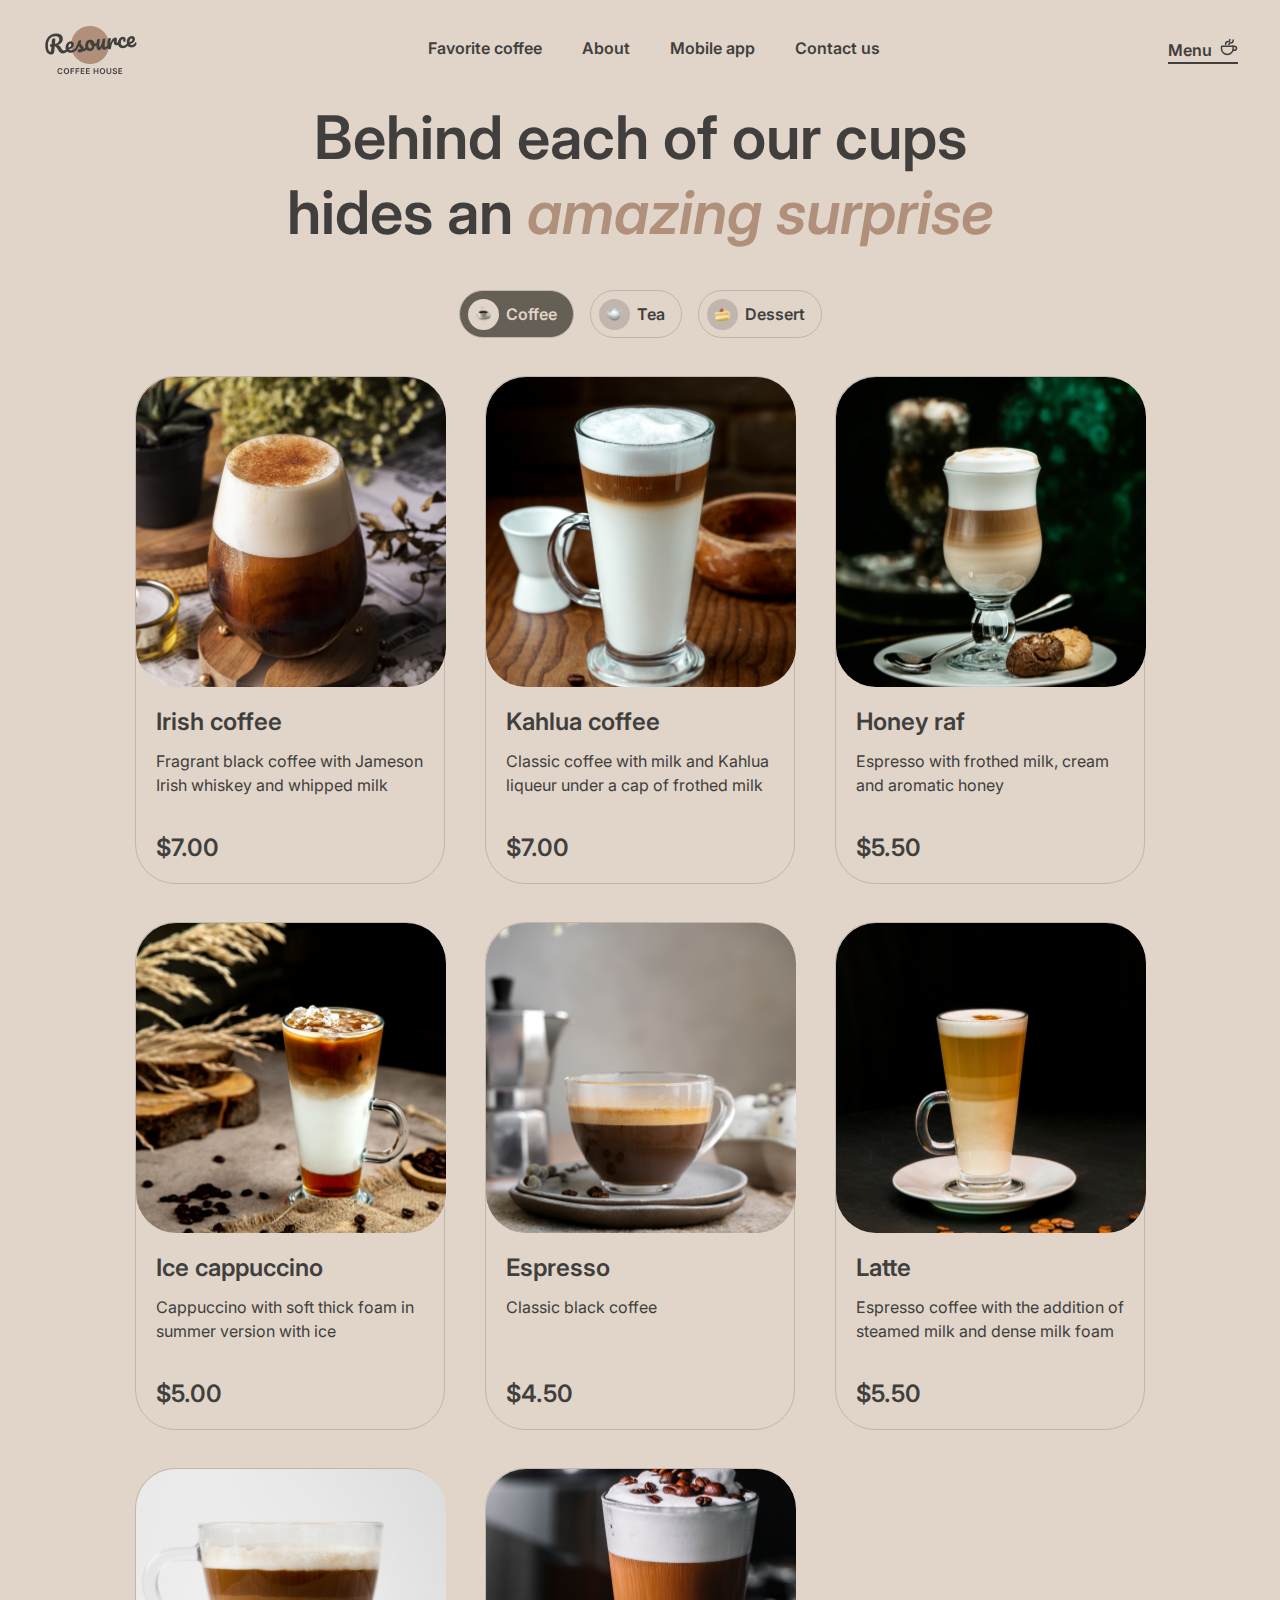
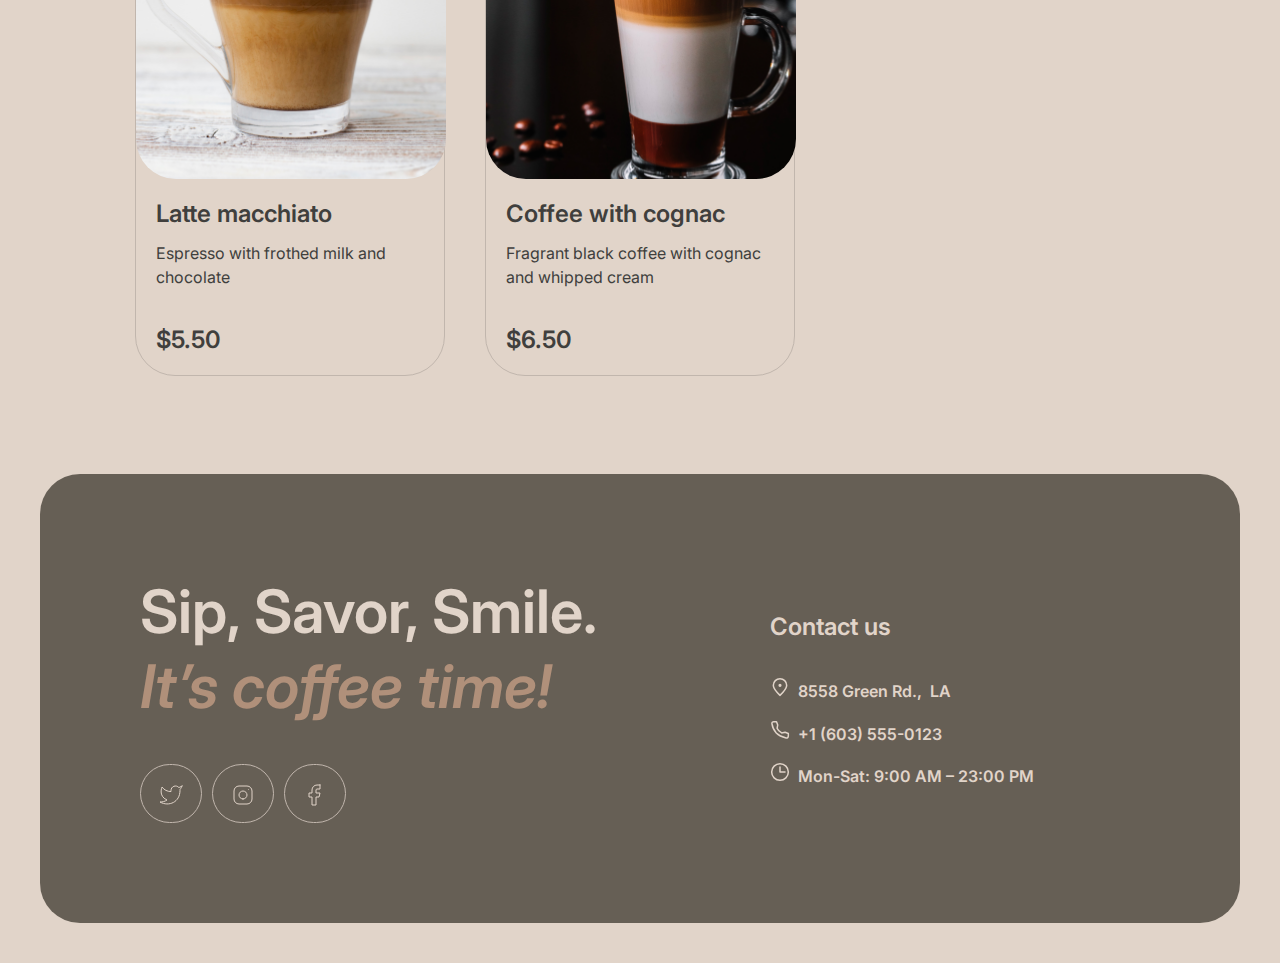
<file: menu.html>
<!DOCTYPE html>
<html lang="en">
<head>
    <meta charset="UTF-8">
    <meta name="viewport" content="width=device-width, initial-scale=1.0">
    <link rel="preconnect" href="https://fonts.googleapis.com">
    <link rel="preconnect" href="https://fonts.gstatic.com" crossorigin>
    <link href="https://fonts.googleapis.com/css2?family=Inter:wght@100;200;300;400;500;600;700;800;900&display=swap" rel="stylesheet">
    <link href="https://fonts.cdnfonts.com/css/inter" rel="stylesheet">
    <link rel="icon" type="image/png" href="./img/favicon.png" >
    <link rel="stylesheet" href="./css/style.css">
    <title>Coffee-House</title>
</head>
<body>
    <header class="header">
        <div class="container">
            <div class="header-items">
                <div class="header-logo">
                    <a class="header-logo__link" href="./index.html">
                        <img class="logo" src="./img/logo.png" alt="logo">
                    </a>
                </div>
                <div class="header-nav">
                    <ul class="nav-list">
                        <li class="nav-list__item"><a class="header-nav__link" href="./index.html#favorite">Favorite coffee</a></li>
                        <li class="nav-list__item"><a class="header-nav__link" href="./index.html#about">About</a></li>
                        <li class="nav-list__item"><a class="header-nav__link" href="./index.html#mobile">Mobile app</a></li>
                        <li class="nav-list__item"><a class="header-nav__link" href="#footer">Contact us</a></li>
                    </ul>
                </div>
                <div class="header-menu">
                    <div class="header-menu-wrapper">
                        <a class="header-menu__link menu-page__link" href="./menu.html">Menu</a>
                    </div>
                </div>
                <div class="menu-button">
                    <span class="menu-button__item"></span>
                    <span class="menu-button__item"></span>
                </div>
            </div>
        </div>
    </header>
    <main class="main">
        <div class="container">
            <section class="section-menu-title">
                <h1 class="menu-title">Behind each of our cups hides an <span class="menu-span">amazing surprise</span>
                </h1>
                <div class="menu-tabs">
                    <button class="tabs-btn btn-coffee tabs-btn--active">
                        <img class="coffee-icon" src="./img/coffee-icon.svg" alt="coffee-icon">
                        Coffee</button>
                    <button class="tabs-btn btn-tea">
                        <img  class="tea-icon" src="./img/tea-icon.svg" alt="tea-icon">
                        Tea</button>
                    <button class="tabs-btn btn-dessert">
                        <img class="dessert-icon" src="./img/dessert-icon.svg" alt="dessert-icon">
                        Dessert</button>
                </div>
            </section>
            <section class="section-menu-gallery">
                <div class="menu-gallery">
                   
                </div>
                <button class="menu-show-button" type="button">
                    <div class="wrapper-svg"></div>
                    <object data="./img/refresh.svg" type="image/svg+xml"></object>
                </button>
                <div class="modal-window">
                    <div class="modal__item">
                        <div class="modal-photo-wrapper">
                            <img class="modal-img" src="./img/coffee-1.png" alt="cofeName">
                        </div>
                        <div class="modal-info">
                            <h3 class="modal-title">Irish coffee</h3>
                            <div class="modal-description">Fragrant black coffee with Jameson Irish whiskey and whipped milk</div>
                            <span class=span-size>Size</span>
                            <div class="choose-size">
                                <button class="button-size button-size-s button-size--active" type="button">200 ml</button>
                                <button class="button-size button-size-m" type="button">300 ml</button>
                                <button class="button-size button-size-l" type="button">400 ml</button>
                            </div>
                            <span class="span-addivites">Addivites</span>
                            <div class="choose-addivites">
                                <button class="button-addivites button-addivites-1" type="button">Sugar</button>
                                <button class="button-addivites button-addivites-2" type="button">Cinnamon</button>
                                <button class="button-addivites button-addivites-3" type="button">Syrup</button>
                            </div>
                            <div class="total-price">
                                <span class="span-total">Total</span>
                                <span class="span-price-modal">$7.00</span>
                            </div>
                            <div class="alert-section">
                                <object data="./img/info-empty.svg" type="image/svg+xml"></object>
                                <p class="alert-description">The cost is not final. Download our mobile app to see the final price and place your order. Earn loyalty points and enjoy your favorite coffee with up to 20% discount.</p>
                            </div>
                            <button class="button-close-modal" type="button">Close</button>
                        </div>
                    </div>
                </div>
                <div class="modal-background"></div>
            </section>
        </div>
    </main>
    <footer class="footer" id="footer">
        <div class="container">
            <div class="footer-wrapper">
                <div class="footer-socials">
                    <h2 class="footer-title">Sip, Savor, Smile. <span class="footer-span">It’s coffee time!</span></h2>
                    <div class="socials-icons">
                        <a class="socials-icons__item twitter-icon" href="https://twitter.com/" target="_blank">
                            <svg xmlns="http://www.w3.org/2000/svg" width="24" height="24" viewBox="0 0 24 24" fill="none">
                                <path d="M23 3.01006C23 3.01006 20.9821 4.20217 19.86 4.54006C19.2577 3.84757 18.4573 3.35675 17.567 3.13398C16.6767 2.91122 15.7395 2.96725 14.8821 3.29451C14.0247 3.62177 13.2884 4.20446 12.773 4.96377C12.2575 5.72309 11.9877 6.62239 12 7.54006V8.54006C10.2426 8.58562 8.50127 8.19587 6.93101 7.4055C5.36074 6.61513 4.01032 5.44869 3 4.01006C3 4.01006 -1 13.0101 8 17.0101C5.94053 18.408 3.48716 19.109 1 19.0101C10 24.0101 21 19.0101 21 7.51006C20.9991 7.23151 20.9723 6.95365 20.92 6.68006C21.9406 5.67355 23 3.01006 23 3.01006Z" stroke="#E1D4C9" stroke-linecap="round" stroke-linejoin="round"/>
                            </svg>
                        </a>
                        <a class="socials-icons__item instagram-icon" href="https://instagram.com/" target="_blank">
                            <svg xmlns="http://www.w3.org/2000/svg" width="24" height="24" viewBox="0 0 24 24" fill="none">
                                <path d="M12 16C14.2091 16 16 14.2091 16 12C16 9.79086 14.2091 8 12 8C9.79086 8 8 9.79086 8 12C8 14.2091 9.79086 16 12 16Z" stroke="#E1D4C9" stroke-linecap="round" stroke-linejoin="round"/>
                                <path d="M3 16V8C3 5.23858 5.23858 3 8 3H16C18.7614 3 21 5.23858 21 8V16C21 18.7614 18.7614 21 16 21H8C5.23858 21 3 18.7614 3 16Z" stroke="#E1D4C9"/>
                                <path d="M17.5 6.51L17.51 6.49889" stroke="#E1D4C9" stroke-linecap="round" stroke-linejoin="round"/>
                            </svg>
                        </a>
                        <a class="socials-icons__item facebook-icon" href="https://facebook.com" target="_blank">
                            <svg xmlns="http://www.w3.org/2000/svg" width="24" height="24" viewBox="0 0 24 24" fill="none">
                                <path d="M17 2H14C12.6739 2 11.4021 2.52678 10.4645 3.46447C9.52678 4.40215 9 5.67392 9 7V10H6V14H9V22H13V14H16L17 10H13V7C13 6.73478 13.1054 6.48043 13.2929 6.29289C13.4804 6.10536 13.7348 6 14 6H17V2Z" stroke="#E1D4C9" stroke-linecap="round" stroke-linejoin="round"/>
                            </svg>
                        </a>
                    </div>
                </div>
                <div class="footer-contacts">
                    <h3 class="contacts-title">Contact us</h3>
                    <div class="contacts-info">
                        <a class="contacts-info__link address-link" target="_blank" href="https://www.google.com/maps/place/%D0%A6%D0%B5%D0%BD%D1%82%D1%80%D0%B0%D0%BB%D1%8C%D0%BD%D1%8B%D0%B9+%D0%BF%D0%B0%D1%80%D0%BA/@40.7825587,-73.9704489,17z/data=!3m1!4b1!4m6!3m5!1s0x89c2589a018531e3:0xb9df1f7387a94119!8m2!3d40.7825547!4d-73.9655834!16zL20vMDljN3Y?entry=ttu">
                            <svg xmlns="http://www.w3.org/2000/svg" width="20" height="20" viewBox="0 0 20 20" fill="none">
                                <path d="M16.6663 8.33329C16.6663 12.0152 9.99967 18.3333 9.99967 18.3333C9.99967 18.3333 3.33301 12.0152 3.33301 8.33329C3.33301 4.65139 6.31778 1.66663 9.99967 1.66663C13.6816 1.66663 16.6663 4.65139 16.6663 8.33329Z" stroke="#E1D4C9" stroke-width="1.5"/>
                                <path d="M10.0003 9.16667C10.4606 9.16667 10.8337 8.79357 10.8337 8.33333C10.8337 7.8731 10.4606 7.5 10.0003 7.5C9.54009 7.5 9.16699 7.8731 9.16699 8.33333C9.16699 8.79357 9.54009 9.16667 10.0003 9.16667Z" fill="#E1D4C9" stroke="#E1D4C9" stroke-width="1.5" stroke-linecap="round" stroke-linejoin="round"/>
                            </svg>
                            8558 Green Rd.,<span class="address-span">&nbsp; LA</span>
                        </a>
                        <a class="contacts-info__link phone-link" href="tel:+16035550123">
                            <svg xmlns="http://www.w3.org/2000/svg" width="20" height="20" viewBox="0 0 20 20" fill="none">
                                <path d="M15.0984 12.2516L11.6665 12.9166C9.34845 11.7531 7.91654 10.4166 7.08321 8.33329L7.72483 4.89154L6.51197 1.66663L3.72946 1.66663C2.60191 1.66663 1.71466 2.59958 1.90108 3.71161C2.29888 6.08454 3.37231 10.0391 6.24987 12.9166C9.27338 15.9401 13.5661 17.3318 16.1378 17.9288C17.299 18.1983 18.3332 17.2908 18.3332 16.0988L18.3332 13.4843L15.0984 12.2516Z" stroke="#E1D4C9" stroke-width="1.5" stroke-linecap="round" stroke-linejoin="round"/>
                            </svg>
                            +1 (603) 555-0123
                        </a>
                        <a class="contacts-info__link schedule-link" href="#!">
                            <svg xmlns="http://www.w3.org/2000/svg" width="20" height="20" viewBox="0 0 20 20" fill="none">
                                <g clip-path="url(#clip0_217_1736)">
                                <path d="M10 5L10 10L15 10" stroke="#E1D4C9" stroke-width="1.5" stroke-linecap="round" stroke-linejoin="round"/>
                                <path d="M10.0003 18.3333C14.6027 18.3333 18.3337 14.6023 18.3337 9.99996C18.3337 5.39759 14.6027 1.66663 10.0003 1.66663C5.39795 1.66663 1.66699 5.39759 1.66699 9.99996C1.66699 14.6023 5.39795 18.3333 10.0003 18.3333Z" stroke="#E1D4C9" stroke-width="1.5" stroke-linecap="round" stroke-linejoin="round"/>
                                </g>
                                <defs>
                                <clipPath id="clip0_217_1736">
                                <rect width="20" height="20" fill="white"/>
                                </clipPath>
                                </defs>
                            </svg>
                            Mon-Sat: 9:00 AM – 23:00 PM
                        </a>
                    </div>
                </div>
            </div>
        </div>
    </footer>
    <script src="./js/menu.js"></script>
</body>
</html>
</file>
<file: css/style.css>
/*! normalize.css v8.0.1 | MIT License | github.com/necolas/normalize.css */
/* Document
   ========================================================================== */
/**
 * 1. Correct the line height in all browsers.
 * 2. Prevent adjustments of font size after orientation changes in iOS.
 */
html {
  line-height: 1.15;
  /* 1 */
  -webkit-text-size-adjust: 100%;
  /* 2 */
}

/* Sections
   ========================================================================== */
/**
 * Remove the margin in all browsers.
 */
body {
  margin: 0;
}

/**
 * Render the `main` element consistently in IE.
 */
main {
  display: block;
}

/**
 * Correct the font size and margin on `h1` elements within `section` and
 * `article` contexts in Chrome, Firefox, and Safari.
 */
h1 {
  font-size: 2em;
  margin: 0.67em 0;
}

/* Grouping content
   ========================================================================== */
/**
 * 1. Add the correct box sizing in Firefox.
 * 2. Show the overflow in Edge and IE.
 */
hr {
  -webkit-box-sizing: content-box;
          box-sizing: content-box;
  /* 1 */
  height: 0;
  /* 1 */
  overflow: visible;
  /* 2 */
}

/**
 * 1. Correct the inheritance and scaling of font size in all browsers.
 * 2. Correct the odd `em` font sizing in all browsers.
 */
pre {
  font-family: monospace, monospace;
  /* 1 */
  font-size: 1em;
  /* 2 */
}

/* Text-level semantics
   ========================================================================== */
/**
 * Remove the gray background on active links in IE 10.
 */
a {
  background-color: transparent;
}

/**
 * 1. Remove the bottom border in Chrome 57-
 * 2. Add the correct text decoration in Chrome, Edge, IE, Opera, and Safari.
 */
abbr[title] {
  border-bottom: none;
  /* 1 */
  text-decoration: underline;
  /* 2 */
  -webkit-text-decoration: underline dotted;
          text-decoration: underline dotted;
  /* 2 */
}

/**
 * Add the correct font weight in Chrome, Edge, and Safari.
 */
b,
strong {
  font-weight: bolder;
}

/**
 * 1. Correct the inheritance and scaling of font size in all browsers.
 * 2. Correct the odd `em` font sizing in all browsers.
 */
code,
kbd,
samp {
  font-family: monospace, monospace;
  /* 1 */
  font-size: 1em;
  /* 2 */
}

/**
 * Add the correct font size in all browsers.
 */
small {
  font-size: 80%;
}

/**
 * Prevent `sub` and `sup` elements from affecting the line height in
 * all browsers.
 */
sub,
sup {
  font-size: 75%;
  line-height: 0;
  position: relative;
  vertical-align: baseline;
}

sub {
  bottom: -0.25em;
}

sup {
  top: -0.5em;
}

/* Embedded content
   ========================================================================== */
/**
 * Remove the border on images inside links in IE 10.
 */
img {
  border-style: none;
}

/* Forms
   ========================================================================== */
/**
 * 1. Change the font styles in all browsers.
 * 2. Remove the margin in Firefox and Safari.
 */
button,
input,
optgroup,
select,
textarea {
  font-family: inherit;
  /* 1 */
  font-size: 100%;
  /* 1 */
  line-height: 1.15;
  /* 1 */
  margin: 0;
  /* 2 */
}

/**
 * Show the overflow in IE.
 * 1. Show the overflow in Edge.
 */
button,
input {
  /* 1 */
  overflow: visible;
}

/**
 * Remove the inheritance of text transform in Edge, Firefox, and IE.
 * 1. Remove the inheritance of text transform in Firefox.
 */
button,
select {
  /* 1 */
  text-transform: none;
}

/**
 * Correct the inability to style clickable types in iOS and Safari.
 */
button,
[type="button"],
[type="reset"],
[type="submit"] {
  -webkit-appearance: button;
}

/**
 * Remove the inner border and padding in Firefox.
 */
button::-moz-focus-inner,
[type="button"]::-moz-focus-inner,
[type="reset"]::-moz-focus-inner,
[type="submit"]::-moz-focus-inner {
  border-style: none;
  padding: 0;
}

/**
 * Restore the focus styles unset by the previous rule.
 */
button:-moz-focusring,
[type="button"]:-moz-focusring,
[type="reset"]:-moz-focusring,
[type="submit"]:-moz-focusring {
  outline: 1px dotted ButtonText;
}

/**
 * Correct the padding in Firefox.
 */
fieldset {
  padding: 0.35em 0.75em 0.625em;
}

/**
 * 1. Correct the text wrapping in Edge and IE.
 * 2. Correct the color inheritance from `fieldset` elements in IE.
 * 3. Remove the padding so developers are not caught out when they zero out
 *    `fieldset` elements in all browsers.
 */
legend {
  -webkit-box-sizing: border-box;
          box-sizing: border-box;
  /* 1 */
  color: inherit;
  /* 2 */
  display: table;
  /* 1 */
  max-width: 100%;
  /* 1 */
  padding: 0;
  /* 3 */
  white-space: normal;
  /* 1 */
}

/**
 * Add the correct vertical alignment in Chrome, Firefox, and Opera.
 */
progress {
  vertical-align: baseline;
}

/**
 * Remove the default vertical scrollbar in IE 10+.
 */
textarea {
  overflow: auto;
}

/**
 * 1. Add the correct box sizing in IE 10.
 * 2. Remove the padding in IE 10.
 */
[type="checkbox"],
[type="radio"] {
  -webkit-box-sizing: border-box;
          box-sizing: border-box;
  /* 1 */
  padding: 0;
  /* 2 */
}

/**
 * Correct the cursor style of increment and decrement buttons in Chrome.
 */
[type="number"]::-webkit-inner-spin-button,
[type="number"]::-webkit-outer-spin-button {
  height: auto;
}

/**
 * 1. Correct the odd appearance in Chrome and Safari.
 * 2. Correct the outline style in Safari.
 */
[type="search"] {
  -webkit-appearance: textfield;
  /* 1 */
  outline-offset: -2px;
  /* 2 */
}

/**
 * Remove the inner padding in Chrome and Safari on macOS.
 */
[type="search"]::-webkit-search-decoration {
  -webkit-appearance: none;
}

/**
 * 1. Correct the inability to style clickable types in iOS and Safari.
 * 2. Change font properties to `inherit` in Safari.
 */
::-webkit-file-upload-button {
  -webkit-appearance: button;
  /* 1 */
  font: inherit;
  /* 2 */
}

/* Interactive
   ========================================================================== */
/*
 * Add the correct display in Edge, IE 10+, and Firefox.
 */
details {
  display: block;
}

/*
 * Add the correct display in all browsers.
 */
summary {
  display: list-item;
}

/* Misc
   ========================================================================== */
/**
 * Add the correct display in IE 10+.
 */
template {
  display: none;
}

/**
 * Add the correct display in IE 10.
 */
[hidden] {
  display: none;
}

* {
  -webkit-box-sizing: border-box;
          box-sizing: border-box;
}

html {
  scroll-behavior: smooth;
}

body {
  background-color: #E1D4C9;
  font-family: 'Inter', sans-serif;
}

.container {
  max-width: 1440px;
  margin: 0 auto;
  padding: 0 40px;
}

.header {
  margin-top: 20px;
  margin-bottom: 20px;
}

.header-items {
  display: -webkit-box;
  display: -ms-flexbox;
  display: flex;
  -webkit-box-pack: justify;
      -ms-flex-pack: justify;
          justify-content: space-between;
}

.nav-list {
  display: -webkit-box;
  display: -ms-flexbox;
  display: flex;
  list-style: none;
  gap: 40px;
  padding: 0;
}

.header-nav__link {
  text-decoration: none;
  color: #403F3D;
  font-size: 16px;
  font-weight: 600;
  width: -webkit-max-content;
  width: -moz-max-content;
  width: max-content;
  line-height: 24px;
}

.header-nav__link::after {
  display: block;
  content: "";
  width: 0;
  height: 2px;
  margin: 0 auto;
  background-color: #403F3D;
  -webkit-transition: width 0.3s linear;
  transition: width 0.3s linear;
}

.header-menu {
  -ms-flex-item-align: center;
      align-self: center;
  position: relative;
}

.header-menu__link {
  display: block;
  width: 72px;
  position: relative;
  text-decoration: none;
  color: #403F3D;
  font-size: 16px;
  font-weight: 600;
}

.header-menu__link::before {
  content: url(../img/coffee-cup.svg);
  position: absolute;
  left: 51px;
  top: -4px;
}

.header-menu__link::after {
  position: absolute;
  content: "";
  display: block;
  top: 21px;
  left: 35px;
  width: 0px;
  height: 2px;
  background-color: #403F3D;
  -webkit-transition: width 0.3s linear, left 0.3s linear, opacity 2s linear;
  transition: width 0.3s linear, left 0.3s linear, opacity 2s linear;
  opacity: 0;
}

.header-logo {
  height: 60px;
  position: relative;
  z-index: 5;
}

.section-title {
  position: relative;
  background-image: url(../img/img-hero.png);
  background-size: cover;
  background-position: center;
  background-repeat: no-repeat;
  max-width: 100%;
  padding: 100px;
  border-radius: 40px;
  overflow: hidden;
}

.title-wrapper {
  position: relative;
  z-index: 3;
  display: -webkit-box;
  display: -ms-flexbox;
  display: flex;
  -webkit-box-orient: vertical;
  -webkit-box-direction: normal;
      -ms-flex-direction: column;
          flex-direction: column;
  max-width: 530px;
  gap: 41px;
}

.section-title__h1 {
  font-size: 72px;
  color: #E1D4C9;
  line-height: 75.6px;
  font-weight: 600;
  font-style: normal;
  margin: 0;
}

.h1-span {
  color: #B0907A;
  font-style: italic;
}

.section-title__info {
  color: #E1D4C9;
  line-height: 24px;
  font-weight: 400;
  margin: 0;
}

.section-title__btn {
  text-decoration: none;
  color: #403F3D;
  background-color: #E1D4C9;
  border: none;
  border-radius: 100px;
  width: -webkit-max-content;
  width: -moz-max-content;
  width: max-content;
  padding: 23px 78px;
  cursor: pointer;
  width: 199px;
  font-size: 16px;
  font-weight: 600;
  position: relative;
  -webkit-transition: padding-left 0.3s linear;
  transition: padding-left 0.3s linear;
}

.section-title__btn::after {
  content: url(../img/coffee-cup.svg);
  position: absolute;
  top: 34%;
  left: 59%;
  opacity: 0;
  -webkit-transition: opacity 0.3s linear;
  transition: opacity 0.3s linear;
}

.video-title {
  position: absolute;
  left: 0;
  top: 0;
  width: 100%;
  height: 100%;
  -o-object-fit: cover;
     object-fit: cover;
}

.section-favorite {
  margin-top: 100px;
  margin-bottom: 100px;
  position: relative;
}

.coffee-title {
  font-size: 60px;
  text-align: center;
  font-weight: 600;
  line-height: 75px;
  color: #403F3D;
}

.coffee-span {
  color: #B0907A;
  font-style: italic;
}

.coffee-img {
  max-width: 100%;
  height: auto;
  display: block;
  margin: 0 auto 10px;
}

.favorite-description {
  display: -webkit-box;
  display: -ms-flexbox;
  display: flex;
  margin: 0 auto;
  -webkit-box-orient: vertical;
  -webkit-box-direction: normal;
      -ms-flex-direction: column;
          flex-direction: column;
  -webkit-box-align: center;
      -ms-flex-align: center;
          align-items: center;
  gap: 16px;
  max-width: 480px;
}

.favorite-description__name {
  font-size: 24px;
  line-height: 30px;
  color: #403F3D;
}

.favorite-description__paragraph {
  margin: 0;
  color: #403F3D;
  font-size: 16px;
  font-weight: 400;
  line-height: 24px;
  color: #403F3D;
  text-align: center;
}

.favorite-description__price {
  color: #403F3D;
  font-size: 24px;
  font-weight: 600;
  line-height: 30px;
  margin-bottom: 40px;
}

.slider-wrapper {
  max-width: 480px;
  margin: 0 auto;
  overflow-x: hidden;
}

.slider-common-wrapper {
  display: -webkit-box;
  display: -ms-flexbox;
  display: flex;
  -webkit-transition: -webkit-transform 0.7s linear;
  transition: -webkit-transform 0.7s linear;
  transition: transform 0.7s linear;
  transition: transform 0.7s linear, -webkit-transform 0.7s linear;
}

.coffee-slider-wrapper {
  width: 100%;
  -ms-flex-negative: 0;
      flex-shrink: 0;
}

.slider-items {
  display: -webkit-box;
  display: -ms-flexbox;
  display: flex;
  -webkit-box-pack: center;
      -ms-flex-pack: center;
          justify-content: center;
  gap: 12px;
}

.slider-span-wrapper {
  position: relative;
  width: 40px;
  height: 4px;
  border: none;
  border-radius: 100px;
  background-color: #C1B6AD;
}

.slider-span {
  position: absolute;
  left: 0;
  top: 0;
  width: 0px;
  height: 4px;
  background-color: #665F55;
  border: none;
  border-radius: 100px;
}

.slider-button {
  position: absolute;
  width: 60px;
  height: 60px;
  border-radius: 50%;
  border: 1px solid #665F55;
  background-color: transparent;
  cursor: pointer;
  top: 50.7%;
  -webkit-transition: background-color 0.3s linear;
  transition: background-color 0.3s linear;
}

.slider-button-left {
  left: 0.4%;
}

.slider-button-right {
  right: 0.4%;
}

.slider-button svg path {
  -webkit-transition: stroke 0.3s linear;
  transition: stroke 0.3s linear;
}

.coffee-slider-wrapper {
  -webkit-transition: -webkit-transform 0.7s linear;
  transition: -webkit-transform 0.7s linear;
  transition: transform 0.7s linear;
  transition: transform 0.7s linear, -webkit-transform 0.7s linear;
}

.section-about {
  overflow: hidden;
}

.about-title {
  margin: 0;
  padding: 0;
  font-size: 59.9px;
  font-weight: 600;
  line-height: 125%;
  color: #403F3D;
  -webkit-box-sizing: content-box;
          box-sizing: content-box;
  width: 100%;
  margin-bottom: 40px;
}

.about-span {
  font-style: italic;
  color: #B0907A;
}

.about-photos {
  display: -webkit-box;
  display: -ms-flexbox;
  display: flex;
  gap: 40px;
}

.about-photos__item {
  border-radius: 20px;
}
.about-photos__item.item1, .about-photos__item.item4 {
  aspect-ratio: 660/590;
  width: 100%;
  height: auto;
  overflow: hidden;
}
.about-photos__item.item2, .about-photos__item.item3 {
  aspect-ratio: 660/430;
  width: 100%;
  height: auto;
  overflow: hidden;
}
.about-photos__item.item1, .about-photos__item.item3 {
  margin-bottom: 40px;
}

.about-img1 {
  -o-object-fit: cover;
     object-fit: cover;
  width: 100%;
  height: 100%;
  -webkit-transform: scale(1.1);
          transform: scale(1.1);
  -webkit-transition: -webkit-transform 0.3s linear;
  transition: -webkit-transform 0.3s linear;
  transition: transform 0.3s linear;
  transition: transform 0.3s linear, -webkit-transform 0.3s linear;
}

.about-img2 {
  -o-object-fit: cover;
     object-fit: cover;
  width: 100%;
  height: 100%;
  -webkit-transform: scale(1.1);
          transform: scale(1.1);
  -webkit-transition: -webkit-transform 0.3s linear;
  transition: -webkit-transform 0.3s linear;
  transition: transform 0.3s linear;
  transition: transform 0.3s linear, -webkit-transform 0.3s linear;
}

.about-img3 {
  -o-object-fit: cover;
     object-fit: cover;
  width: 100%;
  height: 100%;
  -webkit-transform: scale(1.1);
          transform: scale(1.1);
  -webkit-transition: -webkit-transform 0.3s linear;
  transition: -webkit-transform 0.3s linear;
  transition: transform 0.3s linear;
  transition: transform 0.3s linear, -webkit-transform 0.3s linear;
}

.about-img4 {
  -o-object-fit: cover;
     object-fit: cover;
  width: 100%;
  height: 100%;
  -webkit-transform: scale(1.1);
          transform: scale(1.1);
  -webkit-transition: -webkit-transform 0.3s linear;
  transition: -webkit-transform 0.3s linear;
  transition: transform 0.3s linear;
  transition: transform 0.3s linear, -webkit-transform 0.3s linear;
}

.section-mobile {
  margin-top: 100px;
  display: -webkit-box;
  display: -ms-flexbox;
  display: flex;
  gap: 100px;
  margin-bottom: 95px;
}

.mobile-app-title {
  display: -webkit-box;
  display: -ms-flexbox;
  display: flex;
  -webkit-box-orient: vertical;
  -webkit-box-direction: normal;
      -ms-flex-direction: column;
          flex-direction: column;
  -webkit-box-pack: center;
      -ms-flex-pack: center;
          justify-content: center;
  gap: 38px;
}

.mobile-title {
  padding: 0;
  margin: 0;
  color: #403F3D;
  font-size: 60px;
  font-weight: 600;
  line-height: 125%;
}

.mobile-span {
  font-style: italic;
  color: #B0907A;
}

.mobile-description {
  padding: 0;
  margin: 0;
  color: #403F3D;
  font-size: 16px;
  font-weight: 400;
  line-height: 150%;
}

.mobile-links-wrapper {
  display: -webkit-box;
  display: -ms-flexbox;
  display: flex;
  gap: 18px;
}

.apple-wrapper-link {
  display: -webkit-box;
  display: -ms-flexbox;
  display: flex;
  -webkit-box-align: center;
      -ms-flex-align: center;
          align-items: center;
  text-decoration: none;
  gap: 8px;
  border: 1px solid #665F55;
  border-radius: 100px;
  padding: 12px 59px 12px 20px;
  -webkit-transition: background-color 0.3s linear;
  transition: background-color 0.3s linear;
}

.apple-available {
  padding: 0;
  margin: 0;
  font-size: 10px;
  font-weight: 600;
  line-height: 140%;
  color: #403F3D;
  -webkit-transition: color 0.3s linear;
  transition: color 0.3s linear;
}

.apple-store {
  padding: 0;
  margin: 0;
  font-size: 16px;
  line-height: 150%;
  font-weight: 600;
  color: #403F3D;
  -webkit-transition: color 0.3s linear;
  transition: color 0.3s linear;
}

.google-link {
  display: -webkit-box;
  display: -ms-flexbox;
  display: flex;
  -webkit-box-align: center;
      -ms-flex-align: center;
          align-items: center;
  text-decoration: none;
  gap: 8px;
  border: 1px solid #665F55;
  border-radius: 100px;
  padding: 12px 44px 12px 20px;
  -webkit-transition: background-color 0.3s linear;
  transition: background-color 0.3s linear;
}

.google-available {
  padding: 0;
  margin: 0;
  font-size: 10px;
  font-weight: 600;
  line-height: 140%;
  color: #403F3D;
  -webkit-transition: color 0.3s linear;
  transition: color 0.3s linear;
}

.google-play {
  padding: 0;
  margin: 0;
  font-size: 16px;
  line-height: 150%;
  font-weight: 600;
  color: #403F3D;
  -webkit-transition: color 0.3s linear;
  transition: color 0.3s linear;
}

svg path {
  -webkit-transition: fill 0.3s linear;
  transition: fill 0.3s linear;
}

.footer-wrapper {
  padding: 100px;
  background-color: #665F55;
  border-radius: 40px;
  display: -webkit-box;
  display: -ms-flexbox;
  display: flex;
  gap: 100px;
  margin-bottom: 40px;
}

.footer-title {
  padding: 0;
  margin: 0;
  color: #E1D4C9;
  font-size: 60px;
  font-weight: 600;
  line-height: 125%;
  max-width: 530px;
}

.footer-span {
  color: #B0907A;
  font-style: italic;
}

.footer-socials {
  display: -webkit-box;
  display: -ms-flexbox;
  display: flex;
  -webkit-box-orient: vertical;
  -webkit-box-direction: normal;
      -ms-flex-direction: column;
          flex-direction: column;
  gap: 40px;
}

.footer-contacts {
  display: -webkit-box;
  display: -ms-flexbox;
  display: flex;
  -webkit-box-orient: vertical;
  -webkit-box-direction: normal;
      -ms-flex-direction: column;
          flex-direction: column;
  -webkit-box-pack: center;
      -ms-flex-pack: center;
          justify-content: center;
  gap: 35px;
}

.contacts-title {
  padding: 0;
  margin: 0;
  color: #E1D4C9;
  font-size: 24px;
  font-weight: 600;
  line-height: 125%;
}

.socials-icons {
  display: -webkit-box;
  display: -ms-flexbox;
  display: flex;
  gap: 10px;
}

.socials-icons__item {
  text-decoration: none;
  border: 1px solid #C1B6AD;
  border-radius: 100px;
  padding: 18px 18px 12px;
  -webkit-transition: background-color 0.3s linear;
  transition: background-color 0.3s linear;
}

.socials-icons__item svg path {
  -webkit-transition: stroke 0.3s linear;
  transition: stroke 0.3s linear;
}

.contacts-info {
  display: -webkit-box;
  display: -ms-flexbox;
  display: flex;
  -webkit-box-orient: vertical;
  -webkit-box-direction: normal;
      -ms-flex-direction: column;
          flex-direction: column;
  gap: 17px;
}

.contacts-info__link {
  text-decoration: none;
  color: #E1D4C9;
  font-size: 16px;
  font-weight: 600;
  width: -webkit-max-content;
  width: -moz-max-content;
  width: max-content;
}

.contacts-info__link svg {
  margin-right: 4px;
}

.contacts-info__link:not(.schedule-link)::after {
  display: block;
  content: "";
  height: 2px;
  margin: 0 auto;
  width: 0px;
  background-color: #E1D4C9;
  -webkit-transition: width 0.3s linear;
  transition: width 0.3s linear;
}

.section-menu-title {
  margin-bottom: 38px;
}

.menu-title {
  margin: 0;
  padding: 0;
  font-size: 60px;
  font-weight: 600;
  line-height: 125%;
  color: #403F3D;
  max-width: 800px;
  margin: 0 auto;
  text-align: center;
  margin-bottom: 40px;
}

.menu-span {
  font-style: italic;
  color: #B0907A;
}

.menu-tabs {
  display: -webkit-box;
  display: -ms-flexbox;
  display: flex;
  -webkit-box-pack: center;
      -ms-flex-pack: center;
          justify-content: center;
  gap: 16px;
}

.tabs-btn {
  cursor: pointer;
  border-radius: 100px;
  padding: 11px 16px 11px 46px;
  background-color: transparent;
  border: 1px solid #C1B6AD;
  position: relative;
  color: #403F3D;
  font-size: 16px;
  line-height: 150%;
  font-weight: 600;
  -webkit-transition: color 0.3s linear, background-color 0.3s linear;
  transition: color 0.3s linear, background-color 0.3s linear;
}

.btn-coffee {
  padding: 11px 16px 11px 46px;
  background-color: transparent;
  border: 1px solid #C1B6AD;
  position: relative;
  color: #403F3D;
  font-size: 16px;
  line-height: 150%;
  font-weight: 600;
}

.coffee-icon {
  position: absolute;
  left: 8px;
  top: 8px;
  background-color: #C1B6AD;
  padding: 7px;
  border-radius: 100px;
  -webkit-transition: background-color 0.3s linear;
  transition: background-color 0.3s linear;
}

.tea-icon {
  position: absolute;
  left: 8px;
  top: 8px;
  background-color: #C1B6AD;
  padding: 7px;
  border-radius: 100px;
  -webkit-transition: background-color 0.3s linear;
  transition: background-color 0.3s linear;
}

.dessert-icon {
  position: absolute;
  left: 8px;
  top: 8px;
  background-color: #C1B6AD;
  padding: 7px;
  border-radius: 100px;
  -webkit-transition: background-color 0.3s linear;
  transition: background-color 0.3s linear;
}

.menu-page__link {
  pointer-events: none;
}

.menu-page__link {
  position: relative;
}

.header-menu__link.menu-page__link::after {
  position: absolute;
  content: "";
  display: block;
  top: 21px;
  left: 0px;
  width: 70px;
  height: 2px;
  background-color: #403F3D;
  opacity: 1;
  -webkit-transition: none;
  transition: none;
}

.tabs-btn--active {
  -webkit-transition: color 0.3s linear, background-color 0.3s linear;
  transition: color 0.3s linear, background-color 0.3s linear;
  background-color: #665F55;
  color: #E1D4C9;
  pointer-events: none;
}

.tabs-btn--active .coffee-icon, .tabs-btn--active .tea-icon, .tabs-btn--active .dessert-icon {
  -webkit-transition: background-color 0.3s linear;
  transition: background-color 0.3s linear;
  background-color: #E1D4C9;
}

.section-menu-gallery {
  margin-bottom: 98px;
}

.menu-gallery-wrapper {
  width: 310px;
  height: 310px;
  overflow: hidden;
  border-radius: 40px;
}

.menu-item_img {
  width: 100%;
  height: 100%;
  -webkit-transform: scale(1.1);
          transform: scale(1.1);
  -webkit-transition: -webkit-transform 0.3s linear;
  transition: -webkit-transform 0.3s linear;
  transition: transform 0.3s linear;
  transition: transform 0.3s linear, -webkit-transform 0.3s linear;
}

.menu-item-description {
  max-width: 310px;
  height: 196px;
  padding: 20px;
  display: -webkit-box;
  display: -ms-flexbox;
  display: flex;
  -webkit-box-orient: vertical;
  -webkit-box-direction: normal;
      -ms-flex-direction: column;
          flex-direction: column;
}

.product-title-h3 {
  padding: 0;
  margin: 0;
  color: #403F3D;
  font-size: 24px;
  font-weight: 600;
  line-height: 125%;
  margin-bottom: 12px;
}

.product-description {
  margin: 0;
  padding: 0;
  color: #403F3D;
  font-weight: 400;
  font-size: 16px;
  line-height: 150%;
  margin-bottom: auto;
}

.product-price {
  font-size: 24px;
  color: #403F3D;
  font-weight: 600;
  line-height: 125%;
}

.menu-gallery__item {
  border: 1px solid #C1B6AD;
  border-radius: 40px;
}

.menu-gallery {
  display: grid;
  grid-template-columns: repeat(4, 310px);
  gap: 38px 40px;
}

.tabs-btn.btn-coffee-active {
  pointer-events: none;
}

.menu-button {
  height: 44px;
  width: 44px;
  border-radius: 100px;
  border: 1px solid #665F55;
  -webkit-box-orient: vertical;
  -webkit-box-direction: normal;
      -ms-flex-direction: column;
          flex-direction: column;
  -webkit-box-pack: center;
      -ms-flex-pack: center;
          justify-content: center;
  -webkit-box-align: center;
      -ms-flex-align: center;
          align-items: center;
  gap: 6px;
  display: none;
  position: relative;
  z-index: 5;
  -ms-flex-negative: 0;
      flex-shrink: 0;
}

.menu-button__item {
  position: absolute;
  display: block;
  width: 18px;
  height: 2px;
  background-color: #403F3D;
  border-radius: 1.5px;
  -webkit-transition: -webkit-transform 0.3s linear;
  transition: -webkit-transform 0.3s linear;
  transition: transform 0.3s linear;
  transition: transform 0.3s linear, -webkit-transform 0.3s linear;
}

.menu-button__item:first-child {
  top: calc(50% - 5px);
  left: 12px;
}

.menu-button__item:nth-child(2) {
  top: calc(50% + 3px);
  left: 12px;
}

.menu-show-button {
  display: none;
  width: 60px;
  height: 60px;
  background-color: transparent;
  border-radius: 100px;
  border: 1px solid #665F55;
  margin: 0 auto;
  position: relative;
}
.menu-show-button object {
  position: absolute;
  -webkit-transform: translate(-50%, -50%);
          transform: translate(-50%, -50%);
}
@media (hover: hover) {
  .menu-show-button {
    cursor: pointer;
  }
}

.wrapper-svg {
  position: absolute;
  width: 60px;
  height: 60px;
  top: 0;
  left: 0;
  background-color: transparent;
  z-index: 5;
}

.modal-window {
  display: none;
  z-index: 100;
  position: fixed;
  top: 0;
  left: 0;
  bottom: 0;
  right: 0;
  margin: auto;
  width: 800px;
  height: -webkit-max-content;
  height: -moz-max-content;
  height: max-content;
}

.modal__item {
  display: -webkit-box;
  display: -ms-flexbox;
  display: flex;
  background-color: #E1D4C9;
  border-radius: 40px;
  padding: 16px;
  gap: 21px;
  height: 100%;
}

.modal-photo-wrapper {
  -ms-flex-negative: 0;
      flex-shrink: 0;
  width: 310px;
  height: 310px;
  overflow: hidden;
  border-radius: 40px;
}

.modal-img {
  width: 100%;
  height: 100%;
  -webkit-transform: scale(1.1);
          transform: scale(1.1);
}

.modal-info {
  max-width: 438px;
  display: -webkit-box;
  display: -ms-flexbox;
  display: flex;
  -webkit-box-orient: vertical;
  -webkit-box-direction: normal;
      -ms-flex-direction: column;
          flex-direction: column;
}

.modal-title {
  font-family: Inter;
  margin: 0;
  padding: 0;
  font-size: 24px;
  color: #403F3D;
  font-weight: 600;
  line-height: 125%;
  margin-bottom: 12px;
}

.modal-description {
  font-family: Inter;
  padding: 0;
  margin: 0;
  color: #403F3D;
  font-size: 16px;
  font-weight: 400;
  line-height: 150%;
  margin-bottom: 20px;
}

.span-size {
  font-family: Inter;
  font-size: 16px;
  font-weight: 400;
  line-height: 150%;
  color: #403F3D;
  margin-bottom: 10px;
}

.choose-size, .choose-addivites {
  display: -webkit-box;
  display: -ms-flexbox;
  display: flex;
  gap: 5px;
  margin-bottom: 23px;
}

.span-addivites {
  font-size: 16px;
  font-family: Inter;
  font-weight: 400;
  line-height: 150%;
  color: #403F3D;
  margin-bottom: 8px;
}

.button-size, .button-addivites {
  position: relative;
  border-radius: 100px;
  border: 1px solid #C1B6AD;
  background-color: transparent;
  font-family: Inter;
  font-size: 16px;
  font-weight: 600;
  line-height: 150%;
  color: #403F3D;
  padding: 8px 16px 8px 46px;
}
@media (hover: hover) {
  .button-size, .button-addivites {
    cursor: pointer;
  }
}
.button-size::before, .button-addivites::before {
  content: "S";
  width: 30px;
  height: 30px;
  line-height: 200%;
  position: absolute;
  top: 6px;
  left: 8px;
  bottom: 8px;
  border-radius: 50%;
  background-color: #C1B6AD;
}

.button-size-m::before {
  content: "M";
}

.button-size-l::before {
  content: "L";
}

.button-size--active, .button-addivites--active {
  background-color: #665F55;
  color: #E1D4C9;
  cursor: default;
}
.button-size--active::before, .button-addivites--active::before {
  color: #403F3D;
  background-color: #E1D4C9;
}

.button-addivites--active {
  cursor: pointer;
}

.button-addivites-1::before {
  content: "1";
}

.button-addivites-2::before {
  content: "2";
}

.button-addivites-3::before {
  content: "3";
}

.total-price {
  display: -webkit-box;
  display: -ms-flexbox;
  display: flex;
  -webkit-box-pack: justify;
      -ms-flex-pack: justify;
          justify-content: space-between;
  margin-bottom: 20px;
}

.span-total, .span-price-modal {
  font-family: Inter;
  font-size: 24px;
  font-weight: 600;
  line-height: 125%;
  color: #403F3D;
}

.alert-section {
  display: -webkit-box;
  display: -ms-flexbox;
  display: flex;
  gap: 8px;
  width: 100%;
  -webkit-box-align: start;
      -ms-flex-align: start;
          align-items: flex-start;
  padding: 11px 0;
  border-top: 1px solid #C1B6AD;
  margin-bottom: 20px;
}

.alert-description {
  margin: 0;
  padding: 0;
  font-size: 10px;
  line-height: 140%;
  font-weight: 600;
  font-family: Inter;
  color: #403F3D;
}

.button-close-modal {
  font-size: 16px;
  color: #403F3D;
  font-weight: 600;
  line-height: 150%;
  font-family: Inter;
  border-radius: 100px;
  border: 1px solid #665F55;
  background-color: #E1D4C9;
  padding: 10px 0;
}
@media (hover: hover) {
  .button-close-modal {
    cursor: pointer;
  }
}

.modal-background {
  display: none;
  position: fixed;
  top: 0;
  left: 0;
  bottom: 0;
  right: 0;
  width: 100%;
  height: 100%;
  background-color: black;
  opacity: 0.6;
  z-index: 20;
}

@media (hover: hover) {
  .header-nav__link:hover::after {
    width: 100%;
    -webkit-transition: width 0.3s linear;
    transition: width 0.3s linear;
  }

  .header-menu__link:hover::after {
    width: 70px;
    opacity: 1;
    left: 0;
    -webkit-transition: width 0.3s linear, left 0.3s linear, opacity 0.1s linear;
    transition: width 0.3s linear, left 0.3s linear, opacity 0.1s linear;
  }

  .section-title__btn:hover::after {
    opacity: 1;
    -webkit-transition: opacity 0.3s linear;
    transition: opacity 0.3s linear;
  }

  .section-title__btn:hover {
    width: 199px;
    padding-left: 60px;
    -webkit-transition: padding-left 0.3s linear;
    transition: padding-left 0.3s linear;
  }

  .slider-button:hover {
    background-color: #665F55;
    -webkit-transition: background-color 0.3s linear;
    transition: background-color 0.3s linear;
  }

  .slider-button:hover svg path {
    stroke: #E1D4C9;
    -webkit-transition: stroke 0.3s linear;
    transition: stroke 0.3s linear;
  }

  .about-img1:hover, .about-img2:hover, .about-img3:hover, .about-img4:hover {
    -webkit-transform: scale(1);
            transform: scale(1);
    -webkit-transition: -webkit-transform 0.3s linear;
    transition: -webkit-transform 0.3s linear;
    transition: transform 0.3s linear;
    transition: transform 0.3s linear, -webkit-transform 0.3s linear;
  }

  .google-link:hover, .apple-wrapper-link:hover {
    background-color: #665F55;
  }

  .google-link:hover .google-available, .google-link:hover .google-play {
    color: #E1D4C9;
  }

  .apple-wrapper-link:hover .apple-available, .apple-wrapper-link:hover .apple-store {
    color: #E1D4C9;
    -webkit-transition: color 0.3s linear;
    transition: color 0.3s linear;
  }

  .google-link:hover svg path {
    fill: #E1D4C9;
    -webkit-transition: fill 0.3s linear;
    transition: fill 0.3s linear;
  }

  .apple-wrapper-link:hover svg path {
    fill: #E1D4C9;
    -webkit-transition: fill 0.3s linear;
    transition: fill 0.3s linear;
  }

  .socials-icons__item:hover {
    background-color: #E1D4C9;
    -webkit-transition: background-color 0.3s linear;
    transition: background-color 0.3s linear;
  }

  .socials-icons__item:hover svg path {
    stroke: #403F3D;
    -webkit-transition: stroke 0.3s linear;
    transition: stroke 0.3s linear;
  }

  .contacts-info__link:hover::after {
    display: block;
    width: 100%;
    -webkit-transition: width 0.3s linear;
    transition: width 0.3s linear;
  }

  .btn-coffee:hover, .btn-tea:hover, .btn-dessert:hover {
    -webkit-transition: color 0.3s linear, background-color 0.3s linear;
    transition: color 0.3s linear, background-color 0.3s linear;
    background-color: #665F55;
    color: #E1D4C9;
  }

  .btn-coffee:hover .coffee-icon, .btn-tea:hover .tea-icon, .btn-dessert:hover .dessert-icon {
    -webkit-transition: background-color 0.3s linear;
    transition: background-color 0.3s linear;
    background-color: #E1D4C9;
  }

  .menu-gallery__item:hover .menu-item_img {
    -webkit-transform: scale(1);
            transform: scale(1);
    -webkit-transition: -webkit-transform 0.3s linear;
    transition: -webkit-transform 0.3s linear;
    transition: transform 0.3s linear;
    transition: transform 0.3s linear, -webkit-transform 0.3s linear;
  }

  .schedule-link:hover {
    cursor: default;
  }
}
@media (max-width: 1439px) {
  .menu-gallery {
    grid-template-columns: repeat(3, 310px);
    -webkit-box-pack: center;
        -ms-flex-pack: center;
            justify-content: center;
  }
}
@media (max-width: 1300px) {
  .mobile-img {
    width: 100%;
  }
}
@media (max-width: 1090px) {
  .menu-gallery {
    grid-template-columns: repeat(2, 310px);
    -webkit-box-pack: center;
        -ms-flex-pack: center;
            justify-content: center;
  }
}
@media (max-width: 990px) {
  .section-mobile {
    -webkit-box-orient: vertical;
    -webkit-box-direction: normal;
        -ms-flex-direction: column;
            flex-direction: column;
  }

  .mobile-img {
    max-width: 630px;
    max-height: 630px;
    display: block;
    margin: 0 auto;
  }

  .footer-wrapper {
    -webkit-box-orient: vertical;
    -webkit-box-direction: normal;
        -ms-flex-direction: column;
            flex-direction: column;
    padding: 100px 60px 105px;
  }

  .footer-contacts {
    gap: 40px;
  }
}
@media (max-width: 880px) {
  .modal-window {
    width: 688px;
  }

  .modal-photo-wrapper {
    -ms-flex-negative: 0;
        flex-shrink: 0;
  }

  .modal__item {
    height: 100%;
  }

  .modal-info {
    max-width: 326px;
  }

  .choose-size, .choose-addivites {
    -ms-flex-wrap: wrap;
        flex-wrap: wrap;
  }

  .choose-size {
    row-gap: 13px;
  }

  .choose-addivites {
    row-gap: 12px;
  }
}
@media (max-width: 768px) {
  body {
    overflow-x: hidden;
  }

  .section-title__btn::after {
    opacity: 1;
  }

  .section-title__btn {
    width: 199px;
    padding-left: 62px;
  }

  .header-menu-wrapper {
    position: absolute;
    left: 150%;
    top: 601px;
    z-index: 2;
    -webkit-transition: left 0.3s linear;
    transition: left 0.3s linear;
  }

  .header-menu {
    position: absolute;
    top: 0;
    left: 0;
    overflow: hidden;
    width: 100vw;
    height: 100vh;
    -webkit-transition: left 0.3s linear;
    transition: left 0.3s linear;
  }
  .header-menu .header-menu__link {
    display: block;
    width: 136px;
    font-size: 32px;
    color: #403F3D;
    line-height: 125%;
    font-weight: 600;
    font-family: Inter;
  }
  .header-menu .header-menu__link::before {
    content: "";
    background-image: url(../img/coffee-cup.svg);
    background-size: cover;
    width: 40px;
    height: 40px;
    left: 74%;
  }
  .header-menu .header-menu__link::after {
    top: 37px;
    left: 59px;
  }
  .header-menu .menu-page__link::after {
    top: 40px;
    left: 0;
    width: 139px;
  }
}
@media (max-width: 768px) and (hover: hover) {
  .header-menu .header-menu__link:hover::after {
    width: 150px;
    left: 0;
  }
}

@media (max-width: 768px) {
  .header-menu--burger {
    left: calc(50% - 70px);
  }

  .header-nav {
    position: absolute;
    overflow-x: hidden;
    width: 100vw;
    height: 100vh;
    top: 0px;
    left: 0px;
  }

  .nav-list {
    position: absolute;
    -webkit-box-orient: vertical;
    -webkit-box-direction: normal;
        -ms-flex-direction: column;
            flex-direction: column;
    -webkit-box-align: center;
        -ms-flex-align: center;
            align-items: center;
    gap: 60px;
    margin: 0;
    padding-top: 159px;
    top: 0;
    left: 150%;
    right: 0;
    bottom: 0;
    background-color: #E1D4C9;
    -webkit-transition: left 0.3s linear;
    transition: left 0.3s linear;
    z-index: 2;
  }
  .nav-list .nav-list__item {
    width: -webkit-max-content;
    width: -moz-max-content;
    width: max-content;
  }
  .nav-list .nav-list__item .header-nav__link {
    font-size: 32px;
    font-weight: 600;
    line-height: 125%;
    color: #403F3D;
  }

  .nav-list-open {
    left: 0;
  }

  .disable-scroll {
    overflow: hidden;
  }

  .menu-button {
    position: relative;
    display: block;
  }
}
@media (max-width: 768px) and (hover: hover) {
  .menu-button {
    cursor: pointer;
  }
}

@media (max-width: 768px) {
  .menu-button--open .menu-button__item:first-child {
    -webkit-transform: rotate(45deg) translate(3px, 3px);
            transform: rotate(45deg) translate(3px, 3px);
  }
  .menu-button--open .menu-button__item:nth-child(2) {
    -webkit-transform: rotate(-45deg) translate(3px, -3px);
            transform: rotate(-45deg) translate(3px, -3px);
  }

  .header-items {
    -webkit-box-align: center;
        -ms-flex-align: center;
            align-items: center;
  }

  .section-title {
    padding: 100px 60px;
  }

  .about-photos {
    -webkit-box-orient: vertical;
    -webkit-box-direction: normal;
        -ms-flex-direction: column;
            flex-direction: column;
  }
  .about-photos .item2, .about-photos .item3 {
    display: none;
  }

  .slider-button {
    top: 55%;
  }

  .slider-button-left {
    left: 0%;
  }

  .slider-button-right {
    right: 0%;
  }

  .about-photos__item.item1, .about-photos__item.item4 {
    aspect-ratio: 690/590;
    margin-bottom: 0;
  }
  .about-photos__item.item1 img, .about-photos__item.item4 img {
    -webkit-transform: scale(1.05);
            transform: scale(1.05);
  }

  .mobile-app-title {
    gap: 42px;
  }

  .section-mobile {
    margin-bottom: 41px;
  }

  .menu-gallery {
    margin-bottom: 40px;
  }
  .menu-gallery .menu-gallery__item:nth-child(n + 5) {
    display: none;
  }

  .menu-show-button {
    display: block;
  }
}
@media (max-width: 720px) {
  .container {
    padding: 0 16px;
  }

  .section-title {
    padding: 60px 16px;
  }

  .menu-title {
    font-size: 32px;
    line-height: 125%;
  }

  .menu-gallery {
    gap: 20px 20px;
  }
}
@media (max-width: 705px) {
  .modal-window {
    width: 342px;
  }

  .modal-photo-wrapper {
    display: none;
  }

  .modal-info {
    max-width: 326px;
  }

  .choose-size, .choose-addivites {
    -ms-flex-wrap: wrap;
        flex-wrap: wrap;
  }
}
@media (max-width: 680px) {
  .menu-gallery {
    grid-template-columns: 310px;
    gap: 38px;
  }

  .menu-tabs {
    gap: 6px;
  }
}
@media (max-width: 630px) {
  .section-title__h1 {
    font-size: 42px;
    line-height: 115%;
  }

  .title-wrapper {
    gap: 40px;
  }

  .section-title__info {
    font-size: 16px;
  }

  .coffee-title {
    font-size: 32px;
    line-height: 125%;
    margin-bottom: 39px;
  }

  .slider-button {
    display: none;
  }

  .slider-wrapper {
    max-width: 380px;
  }

  .favorite-description {
    margin-top: 21px;
  }

  .about-title {
    font-size: 32px;
    line-height: 125%;
  }

  .about-photos__item.item1, .about-photos__item.item4 {
    min-width: 348px;
    min-height: 590px;
  }
  .about-photos__item.item1 .about-photos__img, .about-photos__item.item4 .about-photos__img {
    -webkit-transform: scale(1.24);
            transform: scale(1.24);
  }

  .mobile-title {
    font-size: 32px;
    line-height: 125%;
  }

  .mobile-links-wrapper {
    -webkit-box-orient: vertical;
    -webkit-box-direction: normal;
        -ms-flex-direction: column;
            flex-direction: column;
  }
  .mobile-links-wrapper .mobile-link {
    width: -webkit-max-content;
    width: -moz-max-content;
    width: max-content;
  }

  .mobile-app-title {
    gap: 40px;
  }

  .section-mobile {
    gap: 40px;
    margin-bottom: 100px;
  }

  .mobile-photo {
    aspect-ratio: 630/630;
    width: 100%;
    height: auto;
  }

  .mobile-img {
    width: 100%;
  }

  .footer-wrapper {
    padding: 60px 16px 65px;
    gap: 40px;
  }

  .footer-title {
    font-size: 32px;
    line-height: 125%;
  }
}
</file>
